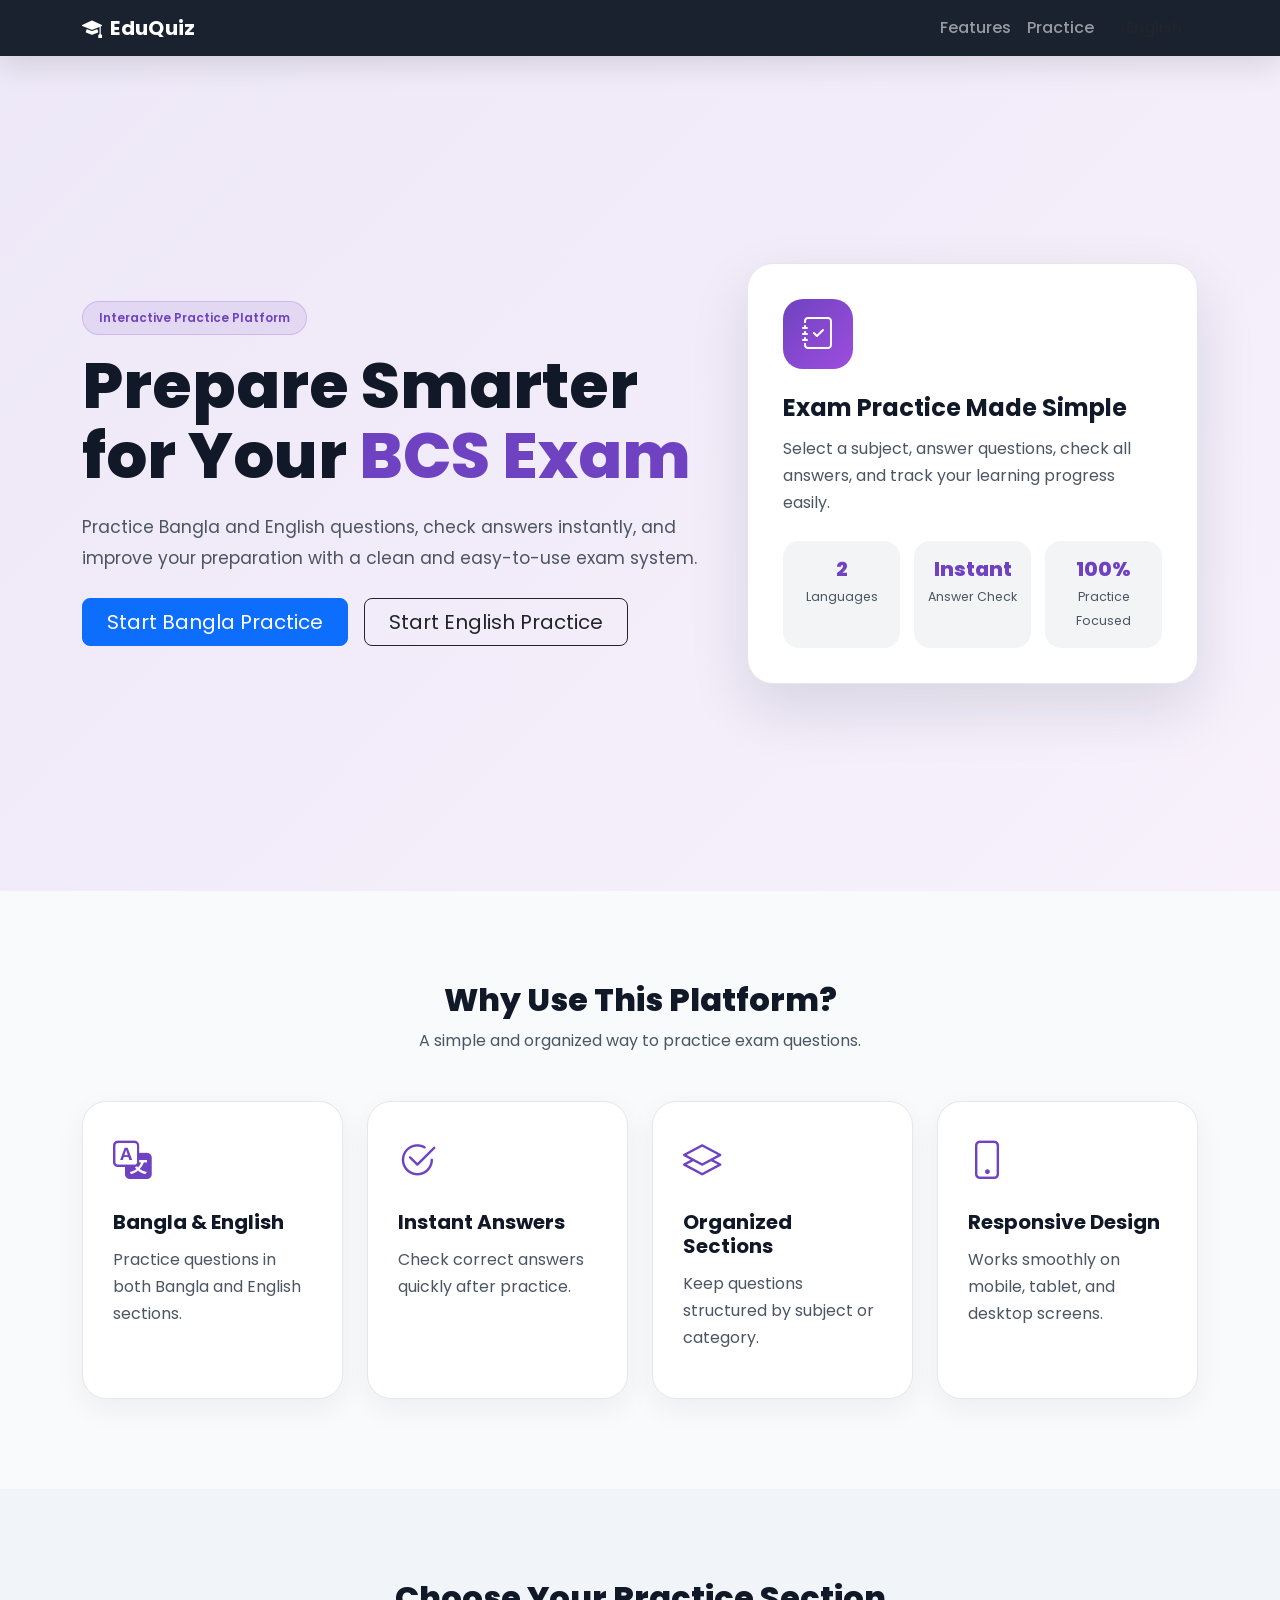
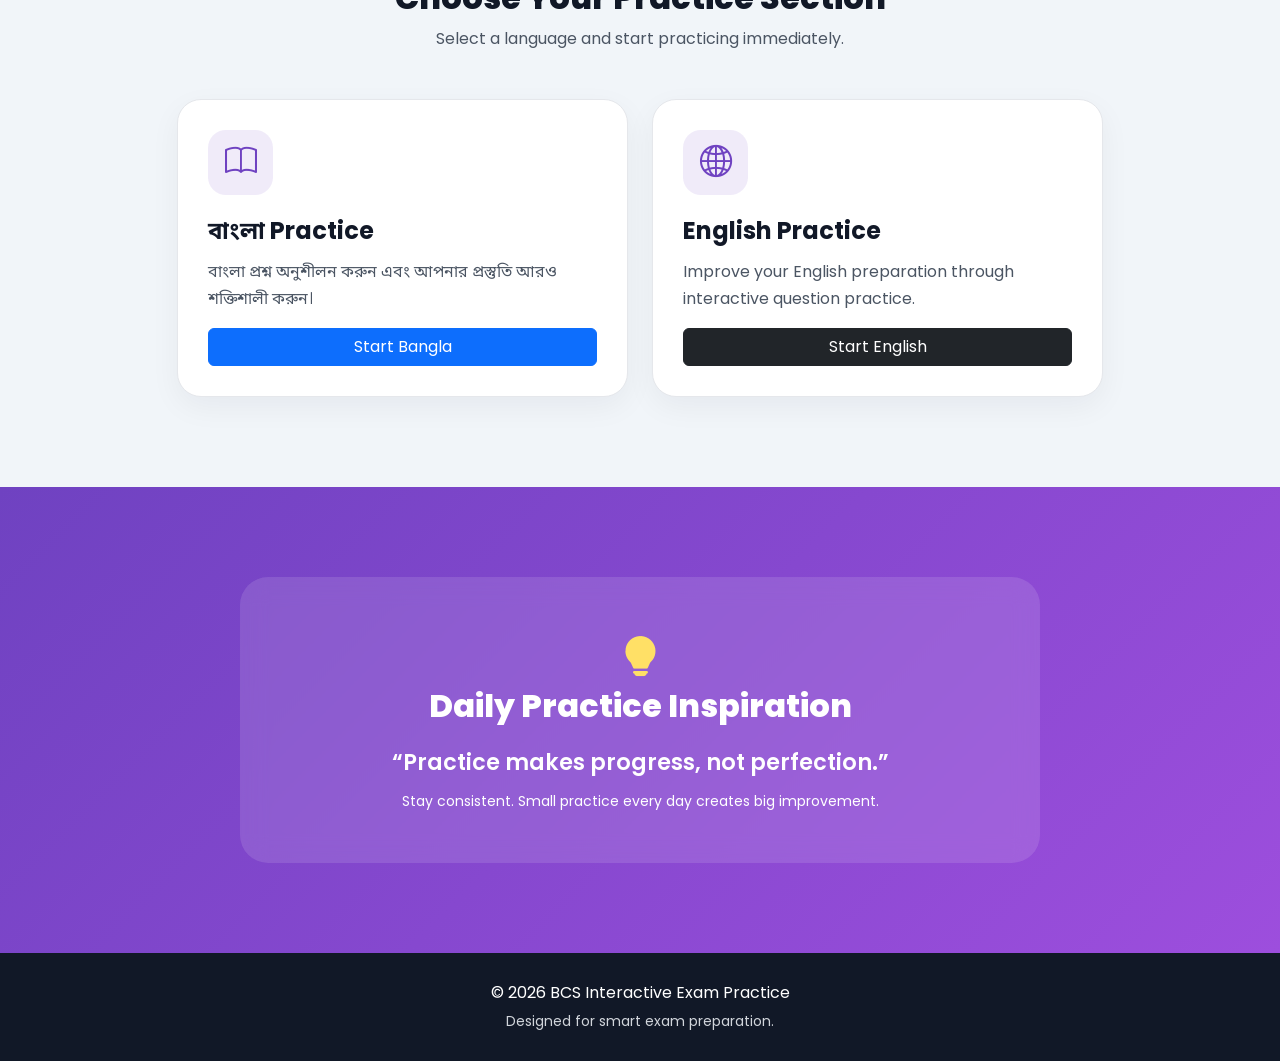
<file: index.html>
<!DOCTYPE html>
<html lang="bn">
<head>
  <meta charset="UTF-8" />
  <meta name="viewport" content="width=device-width, initial-scale=1.0" />
  <title>EduQuiz - Interactive Exam Practice</title>
  <link rel="shortcut icon" href="school.png" type="image/x-icon">

  <!-- Bootstrap CSS -->
  <link
    href="https://cdn.jsdelivr.net/npm/bootstrap@5.3.2/dist/css/bootstrap.min.css"
    rel="stylesheet"
  />

  <!-- Bootstrap Icons -->
  <link
    rel="stylesheet"
    href="https://cdn.jsdelivr.net/npm/bootstrap-icons@1.11.1/font/bootstrap-icons.css"
  />

  <!-- Custom CSS -->
  <link rel="stylesheet" href="style.css" />
</head>

<body>

  <!-- Navbar Start -->
  <nav class="navbar navbar-expand-lg navbar-dark custom-navbar sticky-top">
    <div class="container">
      <a class="navbar-brand fw-bold" href="index.html">
        <i class="bi bi-mortarboard-fill me-2"></i>EduQuiz
      </a>

      <button
        class="navbar-toggler"
        type="button"
        data-bs-toggle="collapse"
        data-bs-target="#navbarNav"
        aria-label="Toggle navigation"
      >
        <span class="navbar-toggler-icon"></span>
      </button>

      <div class="collapse navbar-collapse" id="navbarNav">
        <ul class="navbar-nav ms-auto align-items-lg-center">
          <li class="nav-item">
            <a class="nav-link" href="#features">Features</a>
          </li>

          <li class="nav-item">
            <a class="nav-link" href="#practice">Practice</a>
          </li>

          <!-- <li class="nav-item">
            <a class="nav-link btn btn-outline-light btn-sm px-3 ms-lg-3" href="bangla.html">
              বাংলা
            </a>
          </li> -->

          <li class="nav-item">
            <a class="nav-link btn btn-warning btn-sm px-3 ms-lg-2 text-dark fw-semibold" href="english.html">
              English
            </a>
          </li>
        </ul>
      </div>
    </div>
  </nav>
  <!-- Navbar End -->


  <!-- Hero Section Start -->
  <header class="hero-section">
    <div class="container">
      <div class="row align-items-center min-vh-75">
        <div class="col-lg-7 text-center text-lg-start">
          <span class="badge hero-badge mb-3">
            Interactive Practice Platform
          </span>

          <h1 class="hero-title">
            Prepare Smarter for Your <span>BCS Exam</span>
          </h1>

          <p class="hero-text">
            Practice Bangla and English questions, check answers instantly,
            and improve your preparation with a clean and easy-to-use exam system.
          </p>

          <div class="d-flex gap-3 justify-content-center justify-content-lg-start flex-wrap mt-4">
            <a href="bangla.html" class="btn btn-primary btn-lg px-4">
              Start Bangla Practice
            </a>

            <a href="english.html" class="btn btn-outline-dark btn-lg px-4">
              Start English Practice
            </a>
          </div>
        </div>

        <div class="col-lg-5 mt-5 mt-lg-0">
          <div class="hero-card">
            <div class="hero-card-icon">
              <i class="bi bi-journal-check"></i>
            </div>

            <h4>Exam Practice Made Simple</h4>
            <p>
              Select a subject, answer questions, check all answers, and track your learning progress easily.
            </p>

            <div class="stats-box">
              <div>
                <h5>2</h5>
                <small>Languages</small>
              </div>

              <div>
                <h5>Instant</h5>
                <small>Answer Check</small>
              </div>

              <div>
                <h5>100%</h5>
                <small>Practice Focused</small>
              </div>
            </div>
          </div>
        </div>
      </div>
    </div>
  </header>
  <!-- Hero Section End -->


  <!-- Features Section Start -->
  <section id="features" class="section-padding">
    <div class="container">
      <div class="section-heading text-center mb-5">
        <h2>Why Use This Platform?</h2>
        <p>
          A simple and organized way to practice exam questions.
        </p>
      </div>

      <div class="row g-4">
        <div class="col-md-6 col-lg-3">
          <div class="feature-card">
            <i class="bi bi-translate"></i>
            <h5>Bangla & English</h5>
            <p>
              Practice questions in both Bangla and English sections.
            </p>
          </div>
        </div>

        <div class="col-md-6 col-lg-3">
          <div class="feature-card">
            <i class="bi bi-check2-circle"></i>
            <h5>Instant Answers</h5>
            <p>
              Check correct answers quickly after practice.
            </p>
          </div>
        </div>

        <div class="col-md-6 col-lg-3">
          <div class="feature-card">
            <i class="bi bi-layers"></i>
            <h5>Organized Sections</h5>
            <p>
              Keep questions structured by subject or category.
            </p>
          </div>
        </div>

        <div class="col-md-6 col-lg-3">
          <div class="feature-card">
            <i class="bi bi-phone"></i>
            <h5>Responsive Design</h5>
            <p>
              Works smoothly on mobile, tablet, and desktop screens.
            </p>
          </div>
        </div>
      </div>
    </div>
  </section>
  <!-- Features Section End -->


  <!-- Practice Section Start -->
  <section id="practice" class="practice-section section-padding">
    <div class="container">
      <div class="section-heading text-center mb-5">
        <h2>Choose Your Practice Section</h2>
        <p>
          Select a language and start practicing immediately.
        </p>
      </div>

      <div class="row g-4 justify-content-center">
        <div class="col-md-6 col-lg-5">
          <div class="practice-card">
            <div class="practice-icon">
              <i class="bi bi-book"></i>
            </div>

            <h4>বাংলা Practice</h4>
            <p>
              বাংলা প্রশ্ন অনুশীলন করুন এবং আপনার প্রস্তুতি আরও শক্তিশালী করুন।
            </p>

            <a href="bangla.html" class="btn btn-primary w-100">
              Start Bangla
            </a>
          </div>
        </div>

        <div class="col-md-6 col-lg-5">
          <div class="practice-card">
            <div class="practice-icon">
              <i class="bi bi-globe2"></i>
            </div>

            <h4>English Practice</h4>
            <p>
              Improve your English preparation through interactive question practice.
            </p>

            <a href="english.html" class="btn btn-dark w-100">
              Start English
            </a>
          </div>
        </div>
      </div>
    </div>
  </section>
  <!-- Practice Section End -->


  <!-- Quotes Section Start -->
  <section class="quote-section section-padding">
    <div class="container">
      <div class="quote-box text-center">
        <i class="bi bi-lightbulb-fill quote-icon"></i>

        <h2>Daily Practice Inspiration</h2>

        <p class="quote-text">
          “Practice makes progress, not perfection.”
        </p>

        <small>Stay consistent. Small practice every day creates big improvement.</small>
      </div>
    </div>
  </section>
  <!-- Quotes Section End -->


  <!-- Footer Start -->
  <footer class="footer">
    <div class="container text-center">
      <p class="mb-1">
        © 2026 BCS Interactive Exam Practice
      </p>

      <small>
        Designed for smart exam preparation.
      </small>
    </div>
  </footer>
  <!-- Footer End -->


  <!-- Bootstrap JS -->
  <script src="https://cdn.jsdelivr.net/npm/bootstrap@5.3.2/dist/js/bootstrap.bundle.min.js"></script>

</body>
</html>
</file>
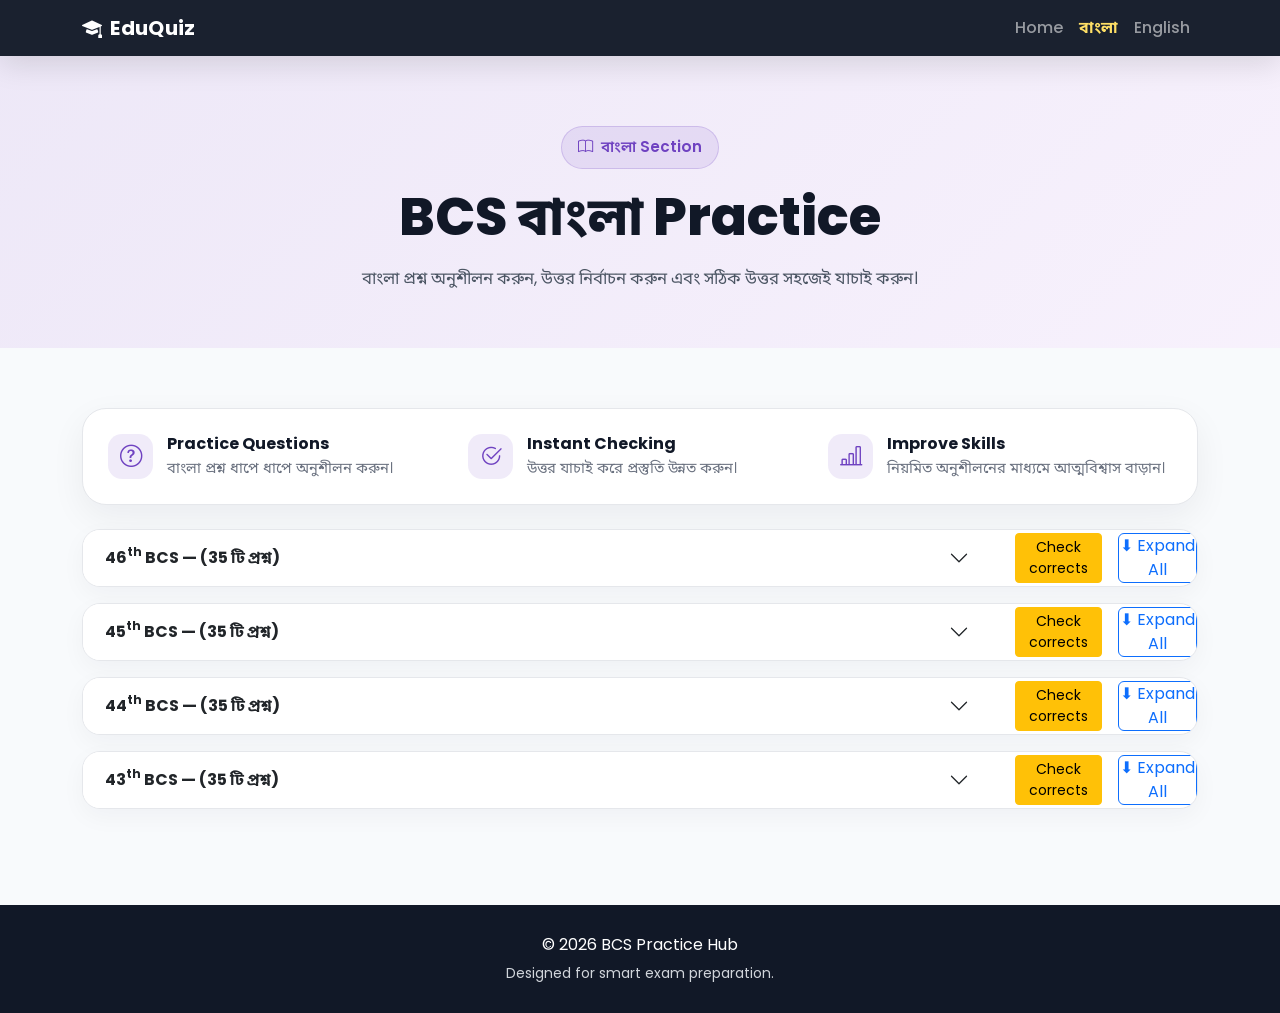
<file: bangla.html>
<!DOCTYPE html>
<html lang="bn">

<head>
  <meta charset="UTF-8" />
  <meta name="viewport" content="width=device-width, initial-scale=1.0" />

  <title>EduQuiz - Interactive Exam Practice</title>
<link rel="shortcut icon" href="school.png" type="image/x-icon">
  <!-- Bootstrap Icons -->
  <link
    rel="stylesheet"
    href="https://cdn.jsdelivr.net/npm/bootstrap-icons@1.11.1/font/bootstrap-icons.css"
  />

  <!-- Bootstrap CSS -->
  <link
    href="https://cdn.jsdelivr.net/npm/bootstrap@5.3.2/dist/css/bootstrap.min.css"
    rel="stylesheet"
  />

  <!-- Custom CSS -->
  <link rel="stylesheet" href="style.css" />
</head>

<body>

  <!-- Navbar Start -->
  <nav class="navbar navbar-expand-lg navbar-dark custom-navbar sticky-top">
    <div class="container">

      <a class="navbar-brand fw-bold" href="index.html">
        <i class="bi bi-mortarboard-fill me-2"></i>EduQuiz
      </a>

      <button
        class="navbar-toggler"
        type="button"
        data-bs-toggle="collapse"
        data-bs-target="#navbarNav"
        aria-label="Toggle navigation"
      >
        <span class="navbar-toggler-icon"></span>
      </button>

      <div class="collapse navbar-collapse" id="navbarNav">
        <ul class="navbar-nav ms-auto align-items-lg-center">

          <li class="nav-item">
            <a class="nav-link" href="index.html">
              Home
            </a>
          </li>

          <li class="nav-item">
            <a id="bnBtn" class="nav-link active-link" href="bangla.html">
              বাংলা
            </a>
          </li>

          <li class="nav-item">
            <a id="enBtn" class="nav-link" href="english.html">
              English
            </a>
          </li>

        </ul>
      </div>

    </div>
  </nav>
  <!-- Navbar End -->


  <!-- Page Header Start -->
  <header class="exam-header">
    <div class="container text-center">

      <span class="exam-badge">
        <i class="bi bi-book me-1"></i> বাংলা Section
      </span>

      <h1 class="exam-title mt-3">
        BCS বাংলা Practice
      </h1>

      <p class="exam-subtitle">
        বাংলা প্রশ্ন অনুশীলন করুন, উত্তর নির্বাচন করুন এবং সঠিক উত্তর সহজেই যাচাই করুন।
      </p>

    </div>
  </header>
  <!-- Page Header End -->


  <!-- Exam Content Start -->
  <main class="exam-content">
    <div class="container">

      <div class="exam-info-card mb-4">
        <div class="row g-3 align-items-center">

          <div class="col-md-4">
            <div class="info-item">
              <i class="bi bi-question-circle"></i>
              <div>
                <h6>Practice Questions</h6>
                <p>বাংলা প্রশ্ন ধাপে ধাপে অনুশীলন করুন।</p>
              </div>
            </div>
          </div>

          <div class="col-md-4">
            <div class="info-item">
              <i class="bi bi-check2-circle"></i>
              <div>
                <h6>Instant Checking</h6>
                <p>উত্তর যাচাই করে প্রস্তুতি উন্নত করুন।</p>
              </div>
            </div>
          </div>

          <div class="col-md-4">
            <div class="info-item">
              <i class="bi bi-bar-chart-line"></i>
              <div>
                <h6>Improve Skills</h6>
                <p>নিয়মিত অনুশীলনের মাধ্যমে আত্মবিশ্বাস বাড়ান।</p>
              </div>
            </div>
          </div>

        </div>
      </div>

      <!-- Bangla questions will be loaded here from bangla.js -->
      <div id="sectionsContainer" class="accordion exam-accordion"></div>

    </div>
  </main>
  <!-- Exam Content End -->


  <!-- Footer Start -->
  <footer class="footer">
    <div class="container text-center">
      <p class="mb-1">© 2026 BCS Practice Hub</p>
      <small>Designed for smart exam preparation.</small>
    </div>
  </footer>
  <!-- Footer End -->


  <!-- Bangla JS -->
  <script src="bangla.js"></script>

  <!-- Bootstrap JS -->
  <script src="https://cdn.jsdelivr.net/npm/bootstrap@5.3.2/dist/js/bootstrap.bundle.min.js"></script>

</body>

</html>
</file>
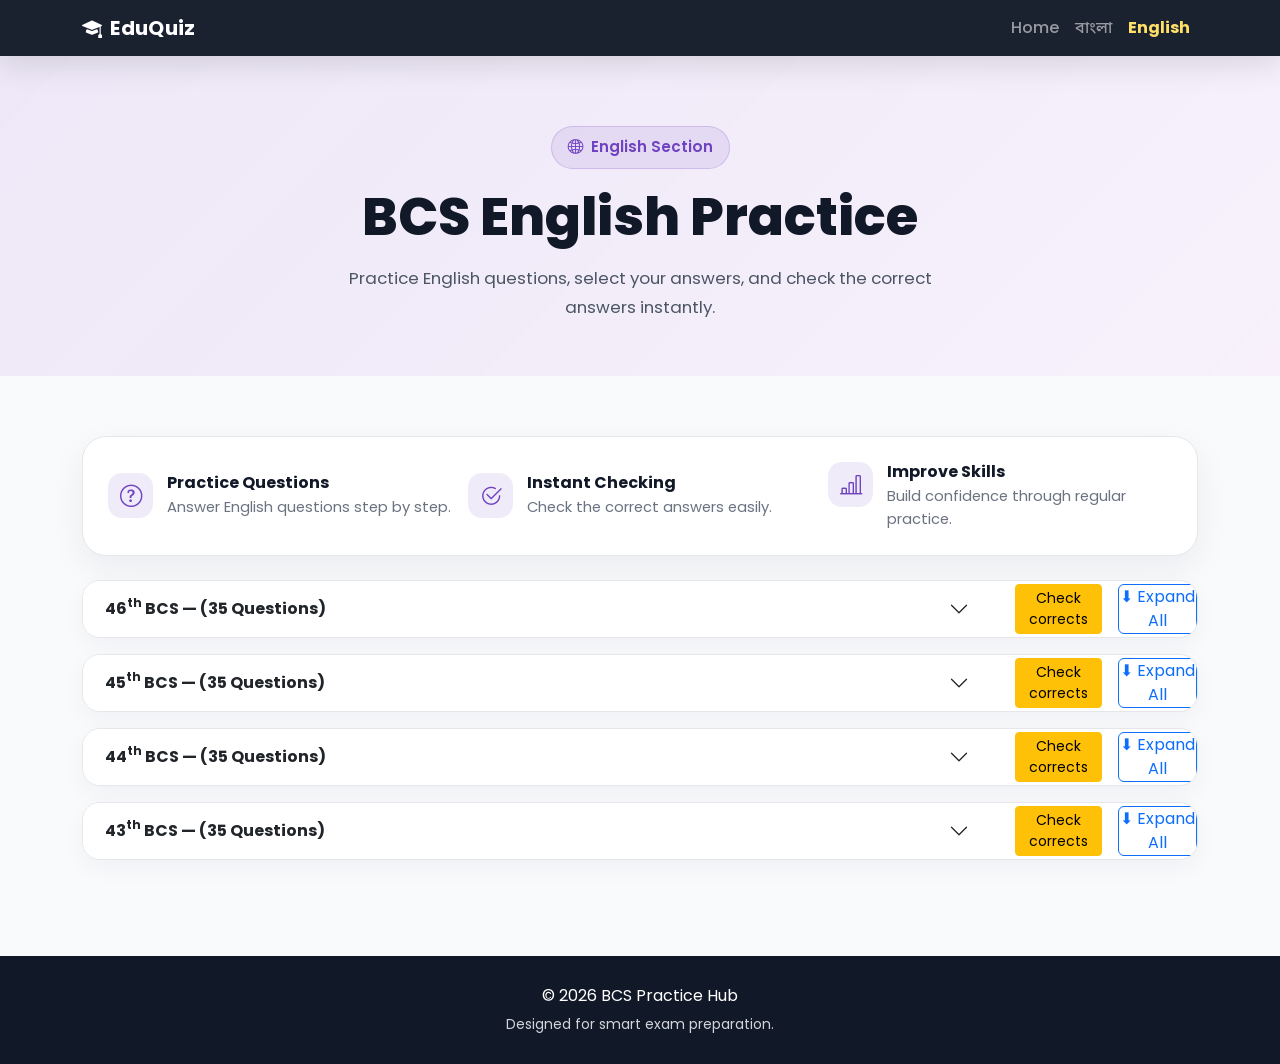
<file: english.html>
<!DOCTYPE html>
<html lang="en">

<head>
  <meta charset="UTF-8" />
  <meta name="viewport" content="width=device-width, initial-scale=1.0" />

  <title>EduQuiz - Interactive Exam Practice</title>
  <link rel="shortcut icon" href="school.png" type="image/x-icon">

  <!-- Bootstrap Icons -->
  <link
    rel="stylesheet"
    href="https://cdn.jsdelivr.net/npm/bootstrap-icons@1.11.1/font/bootstrap-icons.css"
  />

  <!-- Bootstrap CSS -->
  <link
    href="https://cdn.jsdelivr.net/npm/bootstrap@5.3.2/dist/css/bootstrap.min.css"
    rel="stylesheet"
  />

  <!-- Custom CSS -->
  <link rel="stylesheet" href="style.css" />
</head>

<body class="english-page">

  <!-- Navbar Start -->
  <nav class="navbar navbar-expand-lg navbar-dark custom-navbar sticky-top">
    <div class="container">

      <a class="navbar-brand fw-bold" href="index.html">
        <i class="bi bi-mortarboard-fill me-2"></i>EduQuiz
      </a>

      <button
        class="navbar-toggler"
        type="button"
        data-bs-toggle="collapse"
        data-bs-target="#navbarNav"
        aria-label="Toggle navigation"
      >
        <span class="navbar-toggler-icon"></span>
      </button>

      <div class="collapse navbar-collapse" id="navbarNav">
        <ul class="navbar-nav ms-auto align-items-lg-center">

          <li class="nav-item">
            <a class="nav-link" href="index.html">
              Home
            </a>
          </li>

          <li class="nav-item">
            <a id="bnBtn" class="nav-link" href="bangla.html">
              বাংলা
            </a>
          </li>

          <li class="nav-item">
            <a id="enBtn" class="nav-link active-link" href="english.html">
              English
            </a>
          </li>

        </ul>
      </div>

    </div>
  </nav>
  <!-- Navbar End -->


  <!-- Page Header Start -->
  <header class="exam-header">
    <div class="container text-center">

      <span class="exam-badge">
        <i class="bi bi-globe2 me-1"></i> English Section
      </span>

      <h1 class="exam-title mt-3">
        BCS English Practice
      </h1>

      <p class="exam-subtitle">
        Practice English questions, select your answers, and check the correct answers instantly.
      </p>

    </div>
  </header>
  <!-- Page Header End -->


  <!-- Exam Content Start -->
  <main class="exam-content">
    <div class="container">

      <div class="exam-info-card mb-4">
        <div class="row g-3 align-items-center">

          <div class="col-md-4">
            <div class="info-item">
              <i class="bi bi-question-circle"></i>
              <div>
                <h6>Practice Questions</h6>
                <p>Answer English questions step by step.</p>
              </div>
            </div>
          </div>

          <div class="col-md-4">
            <div class="info-item">
              <i class="bi bi-check2-circle"></i>
              <div>
                <h6>Instant Checking</h6>
                <p>Check the correct answers easily.</p>
              </div>
            </div>
          </div>

          <div class="col-md-4">
            <div class="info-item">
              <i class="bi bi-bar-chart-line"></i>
              <div>
                <h6>Improve Skills</h6>
                <p>Build confidence through regular practice.</p>
              </div>
            </div>
          </div>

        </div>
      </div>

      <!-- English questions will be loaded here from english.js -->
      <div id="sectionsContainer" class="accordion exam-accordion"></div>

    </div>
  </main>
  <!-- Exam Content End -->


  <!-- Footer Start -->
  <footer class="footer">
    <div class="container text-center">
      <p class="mb-1">© 2026 BCS Practice Hub</p>
      <small>Designed for smart exam preparation.</small>
    </div>
  </footer>
  <!-- Footer End -->


  <!-- English JS -->
  <script src="english.js"></script>

  <!-- Bootstrap JS -->
  <script src="https://cdn.jsdelivr.net/npm/bootstrap@5.3.2/dist/js/bootstrap.bundle.min.js"></script>

</body>

</html>
</file>
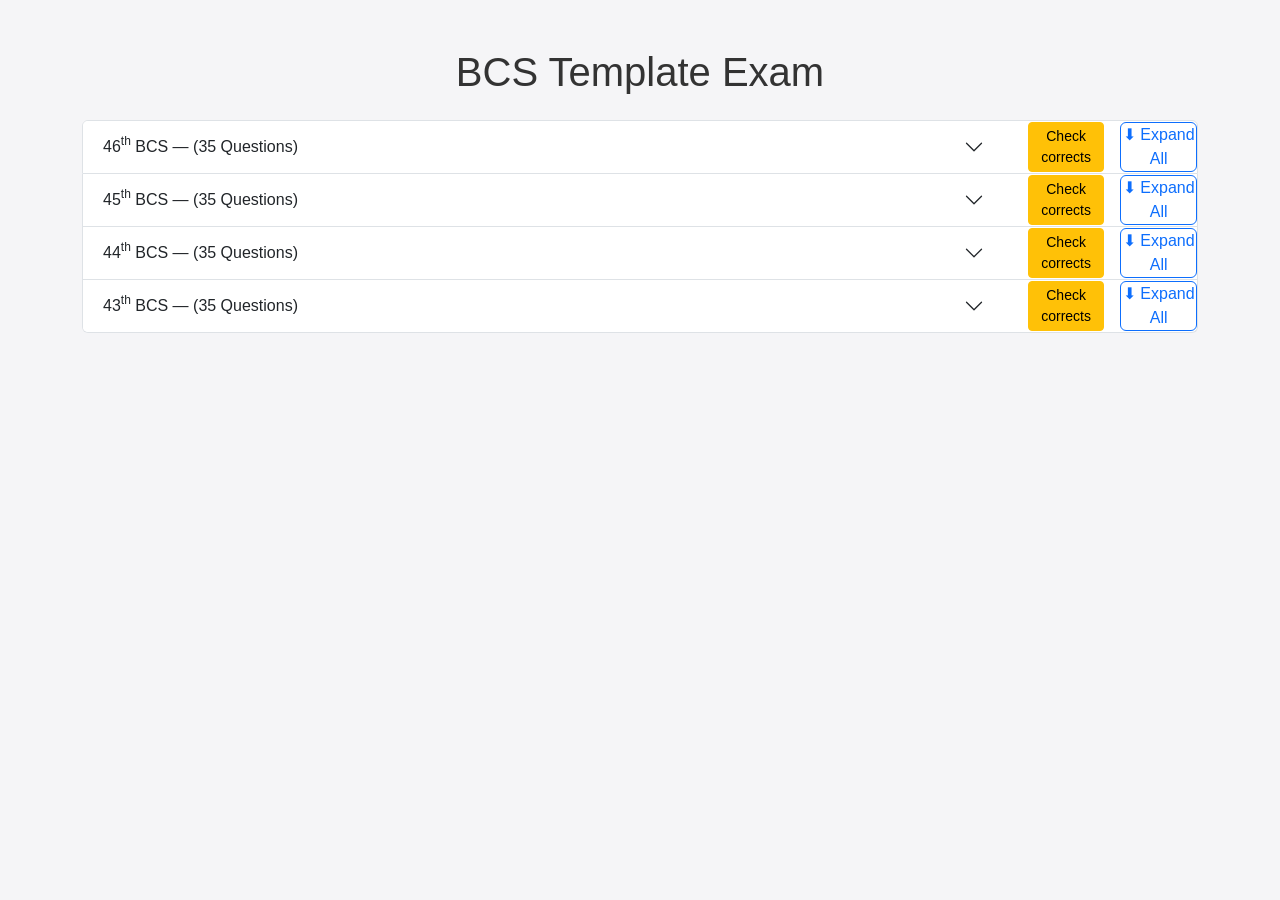
<file: template.html>
<!DOCTYPE html>
<html lang="bn">

<head>
    <meta charset="UTF-8">
    <meta name="viewport" content="width=device-width, initial-scale=1.0">
    <title>BCS English Interactive Exam</title>
    <link rel="stylesheet" href="https://cdn.jsdelivr.net/npm/bootstrap-icons@1.11.1/font/bootstrap-icons.css">
    <link href="https://cdn.jsdelivr.net/npm/bootstrap@5.3.2/dist/css/bootstrap.min.css" rel="stylesheet">
    <style>
        :root {
            --primary-color: #9d4edd;
            --secondary-color: #7a2fc0;
            --correct-color: #198754;
            --incorrect-color: #dc3545;
            --bg-light: #f5f5f7;
        }

        body {
            background: var(--bg-light);
            font-family: 'Noto Sans', sans-serif;
            color: #333;
        }

        .card.section-card {
            border-radius: 12px;
            box-shadow: 0 6px 12px rgba(0, 0, 0, 0.08);
            overflow: hidden;
            margin-bottom: 20px;
            
        }

        .card-header.section-header {
            background: linear-gradient(90deg, var(--primary-color), var(--secondary-color));
            color: #fff;
            font-size: 1.1rem;
            font-weight: bold;
            cursor: pointer;
            display: flex;
            justify-content: space-between;
            align-items: center;
            padding: 12px 20px;
            transition: background 0.3s;
        }

        .card-header.section-header:hover {
            background: linear-gradient(90deg, var(--secondary-color), var(--primary-color));
        }

        .btn-check-answer {
            font-weight: bold;
            color: #000;
            background-color: #ffe066;
            border: none;
            transition: background 0.3s;
        }

        .btn-check-answer:hover {
            background-color: #ffe57d;
        }

        .card-header.question-header {
            font-weight: 600;
            cursor: pointer;
            background-color: #e0f8b7;
            color: black;
            border-radius: 10px;
            margin-bottom: 5px;
            padding: 12px 15px;
            box-shadow: 0 2px 5px rgba(0, 0, 0, 0.05);
            transition: background 0.2s;
        }

        .card-header.question-header:hover {
            background-color: #fcfeff;
            font-weight: bold;
        }

        .option-label {
            display: flex;
            align-items: center;
            padding: 10px 12px;
            border-radius: 8px;
            margin-bottom: 8px;
            border: 1px solid #ddd;
            cursor: pointer;
            transition: all 0.2s;
        }

        .option-label:hover {
            background-color: #d5bcff;
        }

        .option-label input[type="radio"] {
            display: none;
        }

        .option-label span.letter {
            display: inline-flex;
            justify-content: center;
            align-items: center;
            width: 28px;
            height: 28px;
            border-radius: 50%;
            background-color: #ddd;
            color: #000;
            font-weight: bold;
            margin-right: 12px;
        }

        .option-label input:checked+.letter {
            background-color: var(--primary-color);
            color: #fff;
        }

        .correct {
            border-left: 4px solid var(--correct-color);
            background-color: #d4edda;
        }

        .incorrect {
            border-left: 4px solid var(--incorrect-color);
            background-color: #f8d7da;
        }

        .answer-explanation {
            padding: 10px 12px;
            background-color: #f8f9fa;
            border-left: 4px solid var(--primary-color);
            border-radius: 6px;
            margin-top: 6px;
        }

        .section-summary {
            display: none;
            background-color: #fff3cd;
            padding: 8px;
            margin-bottom: 10px;
            font-size: 0.9rem;
        }

        .section-summary .correct {
            color: #198754;
            font-weight: bold;
        }

        .section-summary .wrong {
            color: #dc3545;
            font-weight: bold;
        }
    </style>
</head>

<body>
    <div class="container my-5">
        <h1 class="mb-4 text-center">BCS Template Exam</h1>
        <div id="sectionsContainer" class="accordion"></div>
   <script src="english.js"></script>
    <script src="https://cdn.jsdelivr.net/npm/bootstrap@5.3.2/dist/js/bootstrap.bundle.min.js"></script>
   
</body>

</html>
</file>
<file: style.css>
@import url('https://fonts.googleapis.com/css2?family=Noto+Sans+Bengali:wght@400;500;600;700&family=Poppins:wght@400;500;600;700;800&display=swap');

:root {
  --primary-color: #6f42c1;
  --secondary-color: #9d4edd;
  --dark-color: #111827;
  --text-color: #4b5563;
  --light-bg: #f8fafc;
  --white-color: #ffffff;
  --border-color: #e5e7eb;
}

* {
  margin: 0;
  padding: 0;
  box-sizing: border-box;
}

body {
  background: var(--light-bg);
  font-family: 'Poppins', 'Noto Sans Bengali', sans-serif;
  color: var(--dark-color);
}

a {
  text-decoration: none;
}

.custom-navbar {
  background: rgba(17, 24, 39, 0.96);
  backdrop-filter: blur(10px);
  box-shadow: 0 8px 30px rgba(0, 0, 0, 0.12);
}

.navbar-brand {
  letter-spacing: 0.3px;
}

.nav-link {
  font-weight: 500;
}

.nav-link:hover {
  color: #ffe066 !important;
}

.hero-section {
  background:
    linear-gradient(135deg, rgba(111, 66, 193, 0.12), rgba(157, 78, 221, 0.08)),
    var(--white-color);
  padding: 80px 0;
}

.min-vh-75 {
  min-height: 75vh;
}

.hero-badge {
  background: rgba(111, 66, 193, 0.1);
  color: var(--primary-color);
  border: 1px solid rgba(111, 66, 193, 0.2);
  padding: 10px 16px;
  border-radius: 50px;
  font-weight: 600;
}

.hero-title {
  font-size: clamp(2.3rem, 5vw, 4.5rem);
  font-weight: 800;
  line-height: 1.1;
  color: var(--dark-color);
}

.hero-title span {
  color: var(--primary-color);
}

.hero-text {
  max-width: 620px;
  font-size: 1.08rem;
  color: var(--text-color);
  margin-top: 20px;
  line-height: 1.8;
}

.hero-card {
  background: var(--white-color);
  border-radius: 26px;
  padding: 35px;
  box-shadow: 0 25px 60px rgba(17, 24, 39, 0.12);
  border: 1px solid var(--border-color);
}

.hero-card-icon {
  width: 70px;
  height: 70px;
  background: linear-gradient(135deg, var(--primary-color), var(--secondary-color));
  color: var(--white-color);
  display: grid;
  place-items: center;
  border-radius: 20px;
  font-size: 2rem;
  margin-bottom: 25px;
}

.hero-card h4 {
  font-weight: 700;
  margin-bottom: 12px;
}

.hero-card p {
  color: var(--text-color);
  line-height: 1.7;
}

.stats-box {
  display: grid;
  grid-template-columns: repeat(3, 1fr);
  gap: 14px;
  margin-top: 25px;
}

.stats-box div {
  background: #f3f4f6;
  border-radius: 16px;
  padding: 16px 10px;
  text-align: center;
}

.stats-box h5 {
  margin-bottom: 3px;
  color: var(--primary-color);
  font-weight: 800;
}

.stats-box small {
  color: var(--text-color);
  font-size: 0.78rem;
}

.section-padding {
  padding: 90px 0;
}

.section-heading h2 {
  font-weight: 800;
  color: var(--dark-color);
}

.section-heading p {
  color: var(--text-color);
  margin-top: 10px;
}

.feature-card,
.practice-card {
  background: var(--white-color);
  border: 1px solid var(--border-color);
  border-radius: 24px;
  padding: 30px;
  height: 100%;
  transition: 0.3s ease;
  box-shadow: 0 10px 30px rgba(17, 24, 39, 0.05);
}

.feature-card:hover,
.practice-card:hover {
  transform: translateY(-8px);
  box-shadow: 0 20px 50px rgba(17, 24, 39, 0.12);
}

.feature-card i {
  font-size: 2.4rem;
  color: var(--primary-color);
  margin-bottom: 20px;
  display: inline-block;
}

.feature-card h5,
.practice-card h4 {
  font-weight: 700;
  margin-bottom: 12px;
}

.feature-card p,
.practice-card p {
  color: var(--text-color);
  line-height: 1.7;
}

.practice-section {
  background: #f1f5f9;
}

.practice-icon {
  width: 65px;
  height: 65px;
  display: grid;
  place-items: center;
  border-radius: 18px;
  background: rgba(111, 66, 193, 0.1);
  color: var(--primary-color);
  font-size: 2rem;
  margin-bottom: 22px;
}

.quote-section {
  background: linear-gradient(135deg, var(--primary-color), var(--secondary-color));
}

.quote-box {
  max-width: 800px;
  margin: auto;
  background: rgba(255, 255, 255, 0.12);
  color: var(--white-color);
  border-radius: 28px;
  padding: 50px 30px;
  backdrop-filter: blur(12px);
}

.quote-icon {
  font-size: 2.5rem;
  color: #ffe066;
  margin-bottom: 18px;
}

.quote-box h2 {
  font-weight: 800;
  margin-bottom: 20px;
}

.quote-text {
  font-size: 1.4rem;
  font-weight: 600;
  margin-bottom: 10px;
}

.footer {
  background: var(--dark-color);
  color: var(--white-color);
  padding: 28px 0;
}

.footer small {
  color: #d1d5db;
}

@media (max-width: 768px) {
  .hero-section {
    padding: 55px 0;
  }

  .section-padding {
    padding: 65px 0;
  }

  .hero-card {
    padding: 28px;
  }

  .stats-box {
    grid-template-columns: 1fr;
  }

  .navbar-nav {
    gap: 10px;
    padding-top: 15px;
  }

  .nav-link.btn {
    text-align: center;
  }
}

.exam-header {
  background:
    linear-gradient(135deg, rgba(111, 66, 193, 0.12), rgba(157, 78, 221, 0.08)),
    #ffffff;
  padding: 70px 0 55px;
}

.exam-badge {
  display: inline-block;
  background: rgba(111, 66, 193, 0.1);
  color: #6f42c1;
  border: 1px solid rgba(111, 66, 193, 0.2);
  padding: 9px 16px;
  border-radius: 50px;
  font-weight: 600;
  font-size: 0.95rem;
}

.exam-title {
  font-size: clamp(2rem, 5vw, 3.3rem);
  font-weight: 800;
  color: #111827;
}

.exam-subtitle {
  max-width: 650px;
  margin: 16px auto 0;
  color: #4b5563;
  font-size: 1.05rem;
  line-height: 1.7;
}

.exam-content {
  padding: 60px 0 80px;
  background: #f8fafc;
}

.exam-info-card {
  background: #ffffff;
  border: 1px solid #e5e7eb;
  border-radius: 24px;
  padding: 25px;
  box-shadow: 0 12px 35px rgba(17, 24, 39, 0.06);
}

.info-item {
  display: flex;
  align-items: flex-start;
  gap: 14px;
}

.info-item i {
  width: 45px;
  height: 45px;
  background: rgba(111, 66, 193, 0.1);
  color: #6f42c1;
  display: grid;
  place-items: center;
  border-radius: 14px;
  font-size: 1.4rem;
  flex-shrink: 0;
}

.info-item h6 {
  margin-bottom: 4px;
  font-weight: 700;
  color: #111827;
}

.info-item p {
  margin-bottom: 0;
  color: #6b7280;
  font-size: 0.92rem;
}

.exam-accordion .accordion-item {
  border: 1px solid #e5e7eb;
  border-radius: 18px;
  overflow: hidden;
  margin-bottom: 16px;
  box-shadow: 0 8px 25px rgba(17, 24, 39, 0.04);
}

.exam-accordion .accordion-button {
  font-weight: 700;
  padding: 18px 22px;
}

.exam-accordion .accordion-button:not(.collapsed) {
  background: rgba(111, 66, 193, 0.08);
  color: #6f42c1;
}

.active-link {
  color: #ffe066 !important;
  font-weight: 700;
}

@media (max-width: 768px) {
  .exam-header {
    padding: 50px 0 40px;
  }

  .exam-content {
    padding: 45px 0 65px;
  }

  .exam-info-card {
    padding: 22px;
  }
}
</file>
